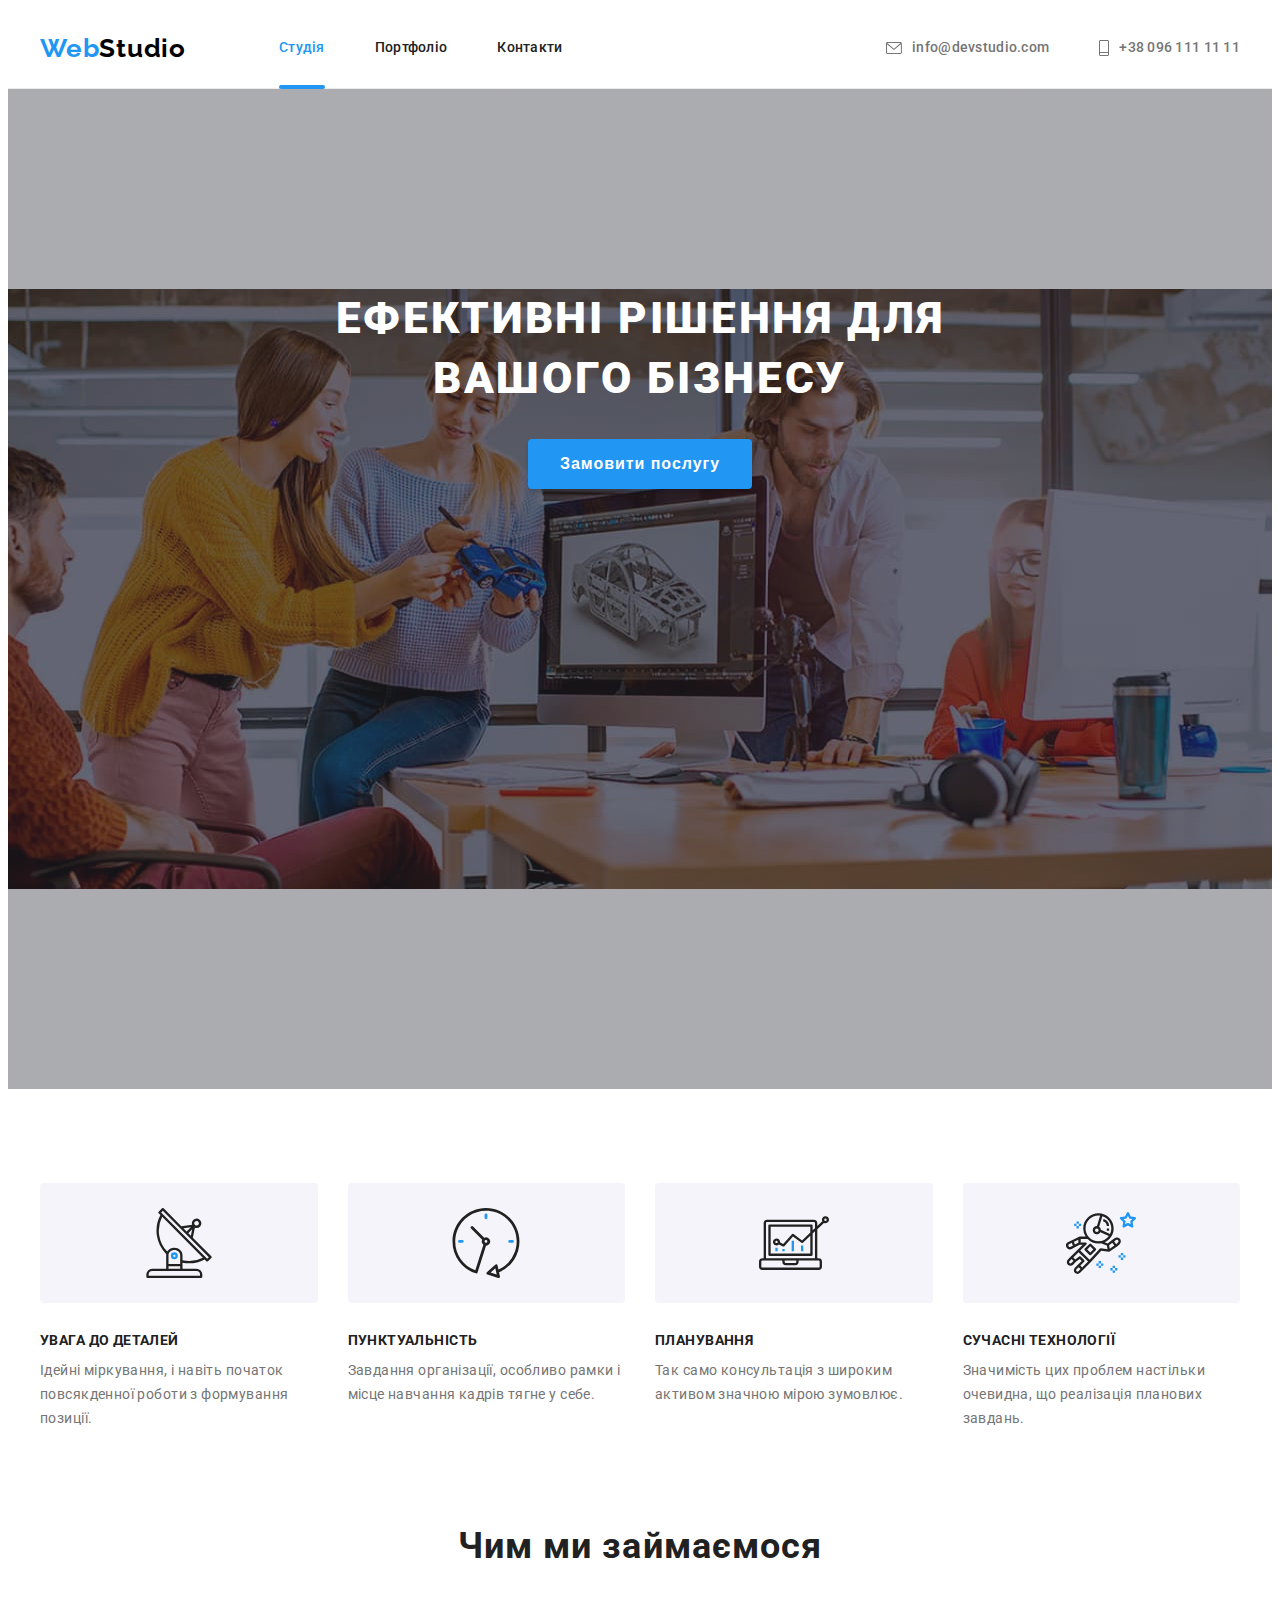
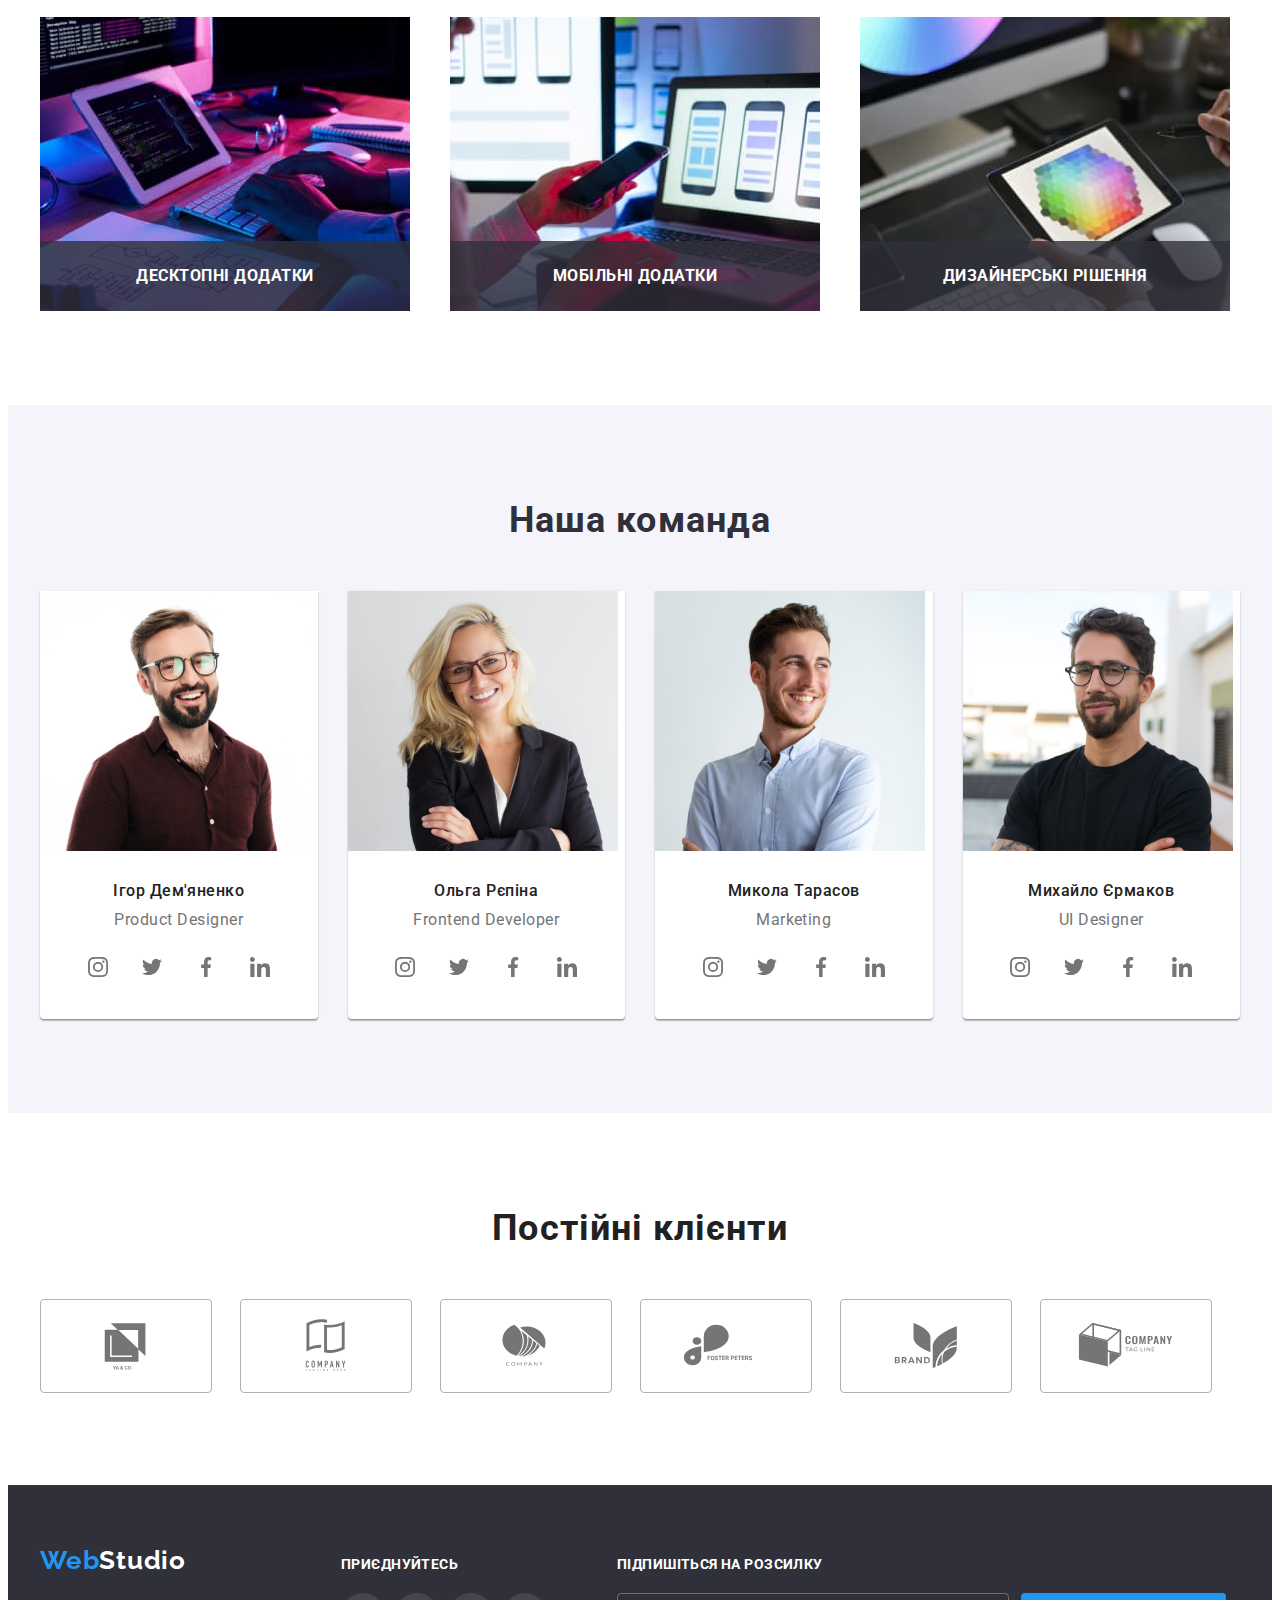
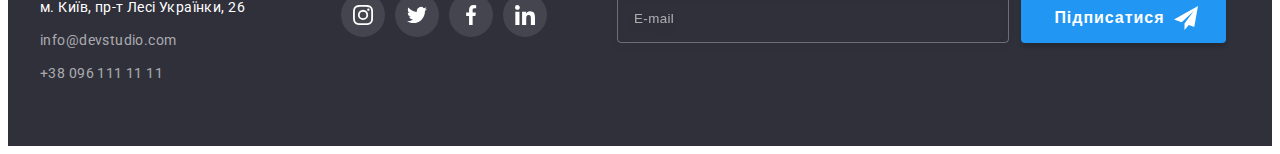
<file: index.html>
<!DOCTYPE html>
<html lang="uk">
  <head>
    <meta charset="UTF-8" />
    <meta http-equiv="X-UA-Compatible" content="IE=edge" />
    <meta name="viewport" content="width=device-width, initial-scale=1.0" />
    <title>WebStudio</title>
    <link rel="preconnect" href="https://fonts.googleapis.com" />
    <link rel="preconnect" href="https://fonts.gstatic.com" crossorigin />
    <link
      href="https://fonts.googleapis.com/css2?family=Raleway:wght@700&family=Roboto:wght@400;500;700;900&display=swap"
      rel="stylesheet"
    />
    <link
      rel="stylesheet"
      href="https://cdnjs.cloudflare.com/ajax/libs/modern-normalize/1.1.0/modern-normalize.min.css"
      integrity="sha512-wpPYUAdjBVSE4KJnH1VR1HeZfpl1ub8YT/NKx4PuQ5NmX2tKuGu6U/JRp5y+Y8XG2tV+wKQpNHVUX03MfMFn9Q=="
      crossorigin="anonymous"
      referrerpolicy="no-referrer"
    />
    <link rel="stylesheet" href="./css/main.min.css" />
  </head>
  <body>
    <header class="header">
      <div class="container header__container">
        <nav class="navigation">
          <a href="./index.html" class="logo header__logo"
            ><span class="logo__part">Web</span>Studio</a
          >
          <ul class="navigation__list">
            <li class="navigation__item">
              <a href="./index.html" class="navigation__link navigation__link--current">Студія</a>
            </li>
            <li class="navigation__item">
              <a href="./portfolio.html" class="navigation__link">Портфоліо</a>
            </li>
            <li class="navigation__item">
              <a href="#" class="navigation__link">Контакти</a>
            </li>
          </ul>
        </nav>
        <ul class="navigation__list navigation__list--contacts">
          <li class="navigation__item">
            <a href="mailto:info@devstudio.com" class="navigation__link navigation__link--contacts">
              <svg class="navigation__icon navigation__icon--envelope">
                <use href="./images/icons.svg#envelope"></use>
              </svg>
              info@devstudio.com</a
            >
          </li>
          <li class="navigation__item">
            <a href="tel:+380961111111" class="navigation__link navigation__link--contacts">
              <svg class="navigation__icon navigation__icon--mobile-phone">
                <use href="./images/icons.svg#mobile-phone"></use>
              </svg>
              +38 096 111 11 11</a
            >
          </li>
        </ul>
      </div>
    </header>
    <main>
      <section class="hero">
        <div class="container">
          <h1 class="hero__title">Ефективні рішення для вашого бізнесу</h1>
          <button type="button" class="button hero__button" data-modal-open>
            Замовити послугу
          </button>
        </div>
      </section>
      <section class="section benefits">
        <div class="container">
          <!-- Заголовок, який треба буде сховати -->
          <h2 class="visually-hidden">Характерні особливості студії</h2>
          <ul class="benefits__list">
            <li class="benefits__item">
              <div class="benefits__wrapper">
                <svg class="benefits__icon">
                  <use href="./images/icons.svg#antenna"></use>
                </svg>
              </div>
              <h3 class="title benefits__title">УВАГА ДО ДЕТАЛЕЙ</h3>
              <p class="benefits__text">
                Ідейні міркування, і навіть початок повсякденної роботи з формування позиції.
              </p>
            </li>
            <li class="benefits__item">
              <div class="benefits__wrapper">
                <svg class="benefits__icon">
                  <use href="./images/icons.svg#clock"></use>
                </svg>
              </div>
              <h3 class="title benefits__title">ПУНКТУАЛЬНІСТЬ</h3>
              <p class="benefits__text">
                Завдання організації, особливо рамки і місце навчання кадрів тягне у себе.
              </p>
            </li>
            <li class="benefits__item">
              <div class="benefits__wrapper">
                <svg class="benefits__icon">
                  <use href="./images/icons.svg#diagram"></use>
                </svg>
              </div>
              <h3 class="title benefits__title">ПЛАНУВАННЯ</h3>
              <p class="benefits__text">
                Так само консультація з широким активом значною мірою зумовлює.
              </p>
            </li>
            <li class="benefits__item">
              <div class="benefits__wrapper">
                <svg class="benefits__icon">
                  <use href="./images/icons.svg#astronaut"></use>
                </svg>
              </div>
              <h3 class="title benefits__title">СУЧАСНІ ТЕХНОЛОГІЇ</h3>
              <p class="benefits__text">
                Значимість цих проблем настільки очевидна, що реалізація планових завдань.
              </p>
            </li>
          </ul>
        </div>
      </section>
      <section class="section activities">
        <div class="container">
          <h2 class="title activities__title">Чим ми займаємося</h2>
          <ul class="activities__list">
            <li class="activities__item">
              <img
                src="./images/typing.jpg"
                alt="Програмування"
                width="370"
                height="294"
                class="activities__image"
              />
              <div class="activities__background">
                <p class="activities__text">Десктопні додатки</p>
              </div>
            </li>
            <li class="activities__item">
              <img
                src="./images/phone.jpg"
                alt="Створення макету"
                width="370"
                height="294"
                class="activities__image"
              />
              <div class="activities__background">
                <p class="activities__text">Мобільні додатки</p>
              </div>
            </li>
            <li class="activities__item">
              <img
                src="./images/tablet.jpg"
                alt="Оформлення дизайну"
                width="370"
                height="294"
                class="activities__image"
              />
              <div class="activities__background">
                <p class="activities__text">Дизайнерські рішення</p>
              </div>
            </li>
          </ul>
        </div>
      </section>
      <section class="section team">
        <div class="container">
          <h2 class="team__main-title">Наша команда</h2>
          <ul class="team__list">
            <li class="team__item">
              <img
                src="./images/ihor-demianenko.jpg"
                alt="Ігор Дем'яненко"
                width="270"
                height="260"
                class="team__image"
              />
              <div class="team__wrapper">
                <h3 class="title team__title">Ігор Дем'яненко</h3>
                <p lang="en" class="team__text">Product Designer</p>
                <ul class="social-networks">
                  <li class="social-networks__item">
                    <a href="#" class="social-networks__link">
                      <svg class="social-networks__icon">
                        <use href="./images/icons.svg#instagram"></use>
                      </svg>
                    </a>
                  </li>
                  <li class="social-networks__item">
                    <a href="#" class="social-networks__link">
                      <svg class="social-networks__icon">
                        <use href="./images/icons.svg#twitter"></use>
                      </svg>
                    </a>
                  </li>
                  <li class="social-networks__item">
                    <a href="#" class="social-networks__link">
                      <svg class="social-networks__icon">
                        <use href="./images/icons.svg#facebook"></use>
                      </svg>
                    </a>
                  </li>
                  <li class="social-networks__item">
                    <a href="#" class="social-networks__link">
                      <svg class="social-networks__icon">
                        <use href="./images/icons.svg#linkedin"></use>
                      </svg>
                    </a>
                  </li>
                </ul>
              </div>
            </li>
            <li class="team__item">
              <img
                src="./images/olha-riepina.jpg"
                alt="Ольга Рєпіна"
                width="270"
                height="260"
                class="team__image"
              />
              <div class="team__wrapper">
                <h3 class="title team__title">Ольга Рєпіна</h3>
                <p lang="en" class="team__text">Frontend Developer</p>
                <ul class="social-networks">
                  <li class="social-networks__item">
                    <a href="#" class="social-networks__link">
                      <svg class="social-networks__icon">
                        <use href="./images/icons.svg#instagram"></use>
                      </svg>
                    </a>
                  </li>
                  <li class="social-networks__item">
                    <a href="#" class="social-networks__link">
                      <svg class="social-networks__icon">
                        <use href="./images/icons.svg#twitter"></use>
                      </svg>
                    </a>
                  </li>
                  <li class="social-networks__item">
                    <a href="#" class="social-networks__link">
                      <svg class="social-networks__icon">
                        <use href="./images/icons.svg#facebook"></use>
                      </svg>
                    </a>
                  </li>
                  <li class="social-networks__item">
                    <a href="#" class="social-networks__link">
                      <svg class="social-networks__icon">
                        <use href="./images/icons.svg#linkedin"></use>
                      </svg>
                    </a>
                  </li>
                </ul>
              </div>
            </li>
            <li class="team__item">
              <img
                src="./images/mykola-tarasov.jpg"
                alt="Микола Тарасов"
                width="270"
                height="260"
                class="team__image"
              />
              <div class="team__wrapper">
                <h3 class="title team__title">Микола Тарасов</h3>
                <p lang="en" class="team__text">Marketing</p>
                <ul class="social-networks">
                  <li class="social-networks__item">
                    <a href="#" class="social-networks__link">
                      <svg class="social-networks__icon">
                        <use href="./images/icons.svg#instagram"></use>
                      </svg>
                    </a>
                  </li>
                  <li class="social-networks__item">
                    <a href="#" class="social-networks__link">
                      <svg class="social-networks__icon">
                        <use href="./images/icons.svg#twitter"></use>
                      </svg>
                    </a>
                  </li>
                  <li class="social-networks__item">
                    <a href="#" class="social-networks__link">
                      <svg class="social-networks__icon">
                        <use href="./images/icons.svg#facebook"></use>
                      </svg>
                    </a>
                  </li>
                  <li class="social-networks__item">
                    <a href="#" class="social-networks__link">
                      <svg class="social-networks__icon">
                        <use href="./images/icons.svg#linkedin"></use>
                      </svg>
                    </a>
                  </li>
                </ul>
              </div>
            </li>
            <li class="team__item">
              <img
                src="./images/mykhailo-yermakov.jpg"
                alt="Михайло Єрмаков"
                width="270"
                height="260"
                class="team__image"
              />
              <div class="team__wrapper">
                <h3 class="title team__title">Михайло Єрмаков</h3>
                <p lang="en" class="team__text">UI Designer</p>
                <ul class="social-networks">
                  <li class="social-networks__item">
                    <a href="#" class="social-networks__link">
                      <svg class="social-networks__icon">
                        <use href="./images/icons.svg#instagram"></use>
                      </svg>
                    </a>
                  </li>
                  <li class="social-networks__item">
                    <a href="#" class="social-networks__link">
                      <svg class="social-networks__icon">
                        <use href="./images/icons.svg#twitter"></use>
                      </svg>
                    </a>
                  </li>
                  <li class="social-networks__item">
                    <a href="#" class="social-networks__link">
                      <svg class="social-networks__icon">
                        <use href="./images/icons.svg#facebook"></use>
                      </svg>
                    </a>
                  </li>
                  <li class="social-networks__item">
                    <a href="#" class="social-networks__link">
                      <svg class="social-networks__icon">
                        <use href="./images/icons.svg#linkedin"></use>
                      </svg>
                    </a>
                  </li>
                </ul>
              </div>
            </li>
          </ul>
        </div>
      </section>
      <section class="section partners">
        <div class="container">
          <h2 class="title partners__title">Постійні клієнти</h2>
          <ul class="partners__list">
            <li class="partners__item">
              <a href="#" class="partners__link">
                <svg class="partners__icon">
                  <use href="./images/icons.svg#ya-and-co"></use>
                </svg>
              </a>
            </li>
            <li class="partners__item">
              <a href="#" class="partners__link">
                <svg class="partners__icon">
                  <use href="./images/icons.svg#tag-line-here"></use>
                </svg>
              </a>
            </li>
            <li class="partners__item">
              <a href="#" class="partners__link">
                <svg class="partners__icon">
                  <use href="./images/icons.svg#company-company"></use>
                </svg>
              </a>
            </li>
            <li class="partners__item">
              <a href="#" class="partners__link">
                <svg class="partners__icon">
                  <use href="./images/icons.svg#foster-peters"></use>
                </svg>
              </a>
            </li>
            <li class="partners__item">
              <a href="#" class="partners__link">
                <svg class="partners__icon">
                  <use href="./images/icons.svg#company-brand"></use>
                </svg>
              </a>
            </li>
            <li class="partners__item">
              <a href="#" class="partners__link">
                <svg class="partners__icon">
                  <use href="./images/icons.svg#company-tag-line"></use>
                </svg>
              </a>
            </li>
          </ul>
        </div>
      </section>
    </main>
    <footer class="footer">
      <div class="container footer__container">
        <div class="footer__logo-and-address-wrapper">
          <a href="./index.html" class="logo logo--footer"
            ><span class="logo__part">Web</span>Studio</a
          >
          <address class="address">
            <p class="address__location">м. Київ, пр-т Лесі Українки, 26</p>
            <ul class="address__list">
              <li class="address__item">
                <a href="mailto:info@devstudio.com" class="address__link">info@devstudio.com</a>
              </li>
              <li class="address__item">
                <a href="tel:+380961111111" class="address__link">+38 096 111 11 11</a>
              </li>
            </ul>
          </address>
        </div>
        <div class="footer__wrapper">
          <p class="footer__text">Приєднуйтесь</p>
          <ul class="social-networks">
            <li class="social-networks__item">
              <a href="#" class="social-networks__link social-networks__link--dark-theme">
                <svg class="social-networks__icon">
                  <use href="./images/icons.svg#instagram"></use>
                </svg>
              </a>
            </li>
            <li class="social-networks__item">
              <a href="#" class="social-networks__link social-networks__link--dark-theme">
                <svg class="social-networks__icon">
                  <use href="./images/icons.svg#twitter"></use>
                </svg>
              </a>
            </li>
            <li class="social-networks__item">
              <a href="#" class="social-networks__link social-networks__link--dark-theme">
                <svg class="social-networks__icon">
                  <use href="./images/icons.svg#facebook"></use>
                </svg>
              </a>
            </li>
            <li class="social-networks__item">
              <a href="#" class="social-networks__link social-networks__link--dark-theme">
                <svg class="social-networks__icon">
                  <use href="./images/icons.svg#linkedin"></use>
                </svg>
              </a>
            </li>
          </ul>
        </div>
        <div class="footer__wrapper">
          <form class="subscription">
            <p class="footer__text">Підпишіться на розсилку</p>
            <label for="subscribe-input" class="subscription__label"></label>
            <div class="subscription__wrapper">
              <input
                type="email"
                name="subscribe-to-mailing"
                id="subscribe-input"
                placeholder="E-mail"
                class="subscription__input"
              />
              <button type="submit" class="button subscription__button">
                &nbspПідписатися
                <svg class="button__icon">
                  <use href="./images/icons.svg#send"></use>
                </svg>
              </button>
            </div>
          </form>
        </div>
      </div>
    </footer>
    <div class="backdrop is-hidden" data-modal>
      <div class="modal">
        <h2 class="title modal__title">Залиште свої дані, ми вам передзвонимо</h2>
        <form class="form">
          <ul class="form__list">
            <li class="form__item">
              <label for="modal-name" class="form__label">Ім'я</label>
              <div class="form__wrapper">
                <input type="text" name="modal-name" id="modal-name" class="form__input" />
                <svg class="form__icon">
                  <use href="./images/icons.svg#person"></use>
                </svg>
              </div>
            </li>
            <li class="form__item">
              <label for="modal-phone" class="form___label">Телефон</label>
              <div class="form__wrapper">
                <input type="tel" name="modal-phone" id="modal-phone" class="form__input" />
                <svg class="form__icon">
                  <use href="./images/icons.svg#phone-modal"></use>
                </svg>
              </div>
            </li>
            <li class="form__item">
              <label for="modal-email" class="form___label">Пошта</label>
              <div class="form__wrapper">
                <input type="email" name="modal-email" id="modal-email" class="form__input" />
                <svg class="form__icon">
                  <use href="./images/icons.svg#email-modal"></use>
                </svg>
              </div>
            </li>
          </ul>
          <label for="modal-comment" class="form__label">Коментар</label>
          <textarea
            name="modal-comment"
            id="modal-comment"
            class="comment"
            placeholder="Введіть текст"
          ></textarea>
          <label class="checkbox__label">
            <input type="checkbox" name="modal-checkbox" class="checkbox visually-hidden" />
            <span class="checkbox__frame"
              ><svg class="checkbox__icon">
                <use href="./images/icons.svg#check"></use></svg
            ></span>
            <span class="checkbox__text">
              Погоджуюся з розсилкою та приймаю
              <a href="#" class="checkbox__link">Умови договору</a>
            </span></label
          >
          <button type="submit" class="button form__button">Відправити</button>
        </form>
        <button type="button" class="modal__button" data-modal-close>
          <svg class="modal__close-icon">
            <use href="./images/icons.svg#close-the-window"></use>
          </svg>
        </button>
      </div>
    </div>
    <script src="./js/modal.js"></script>
  </body>
</html>
</file>
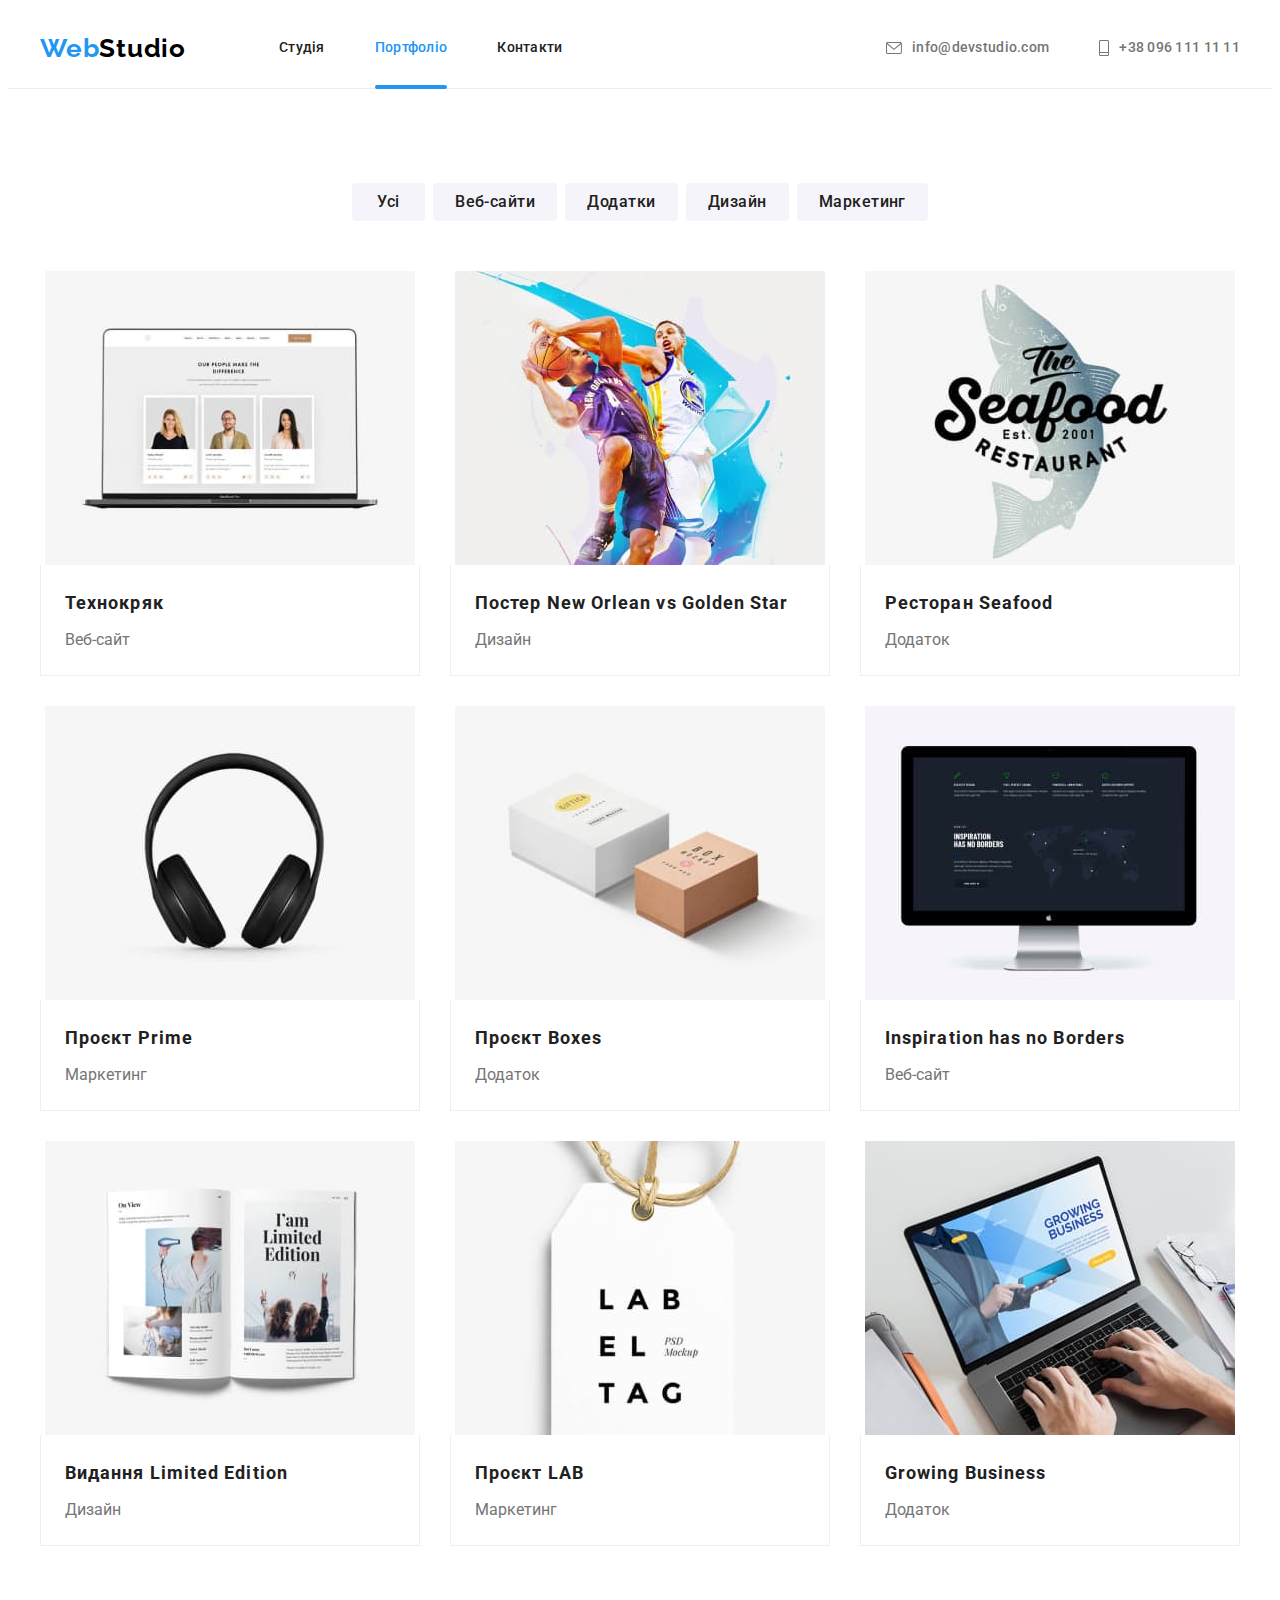
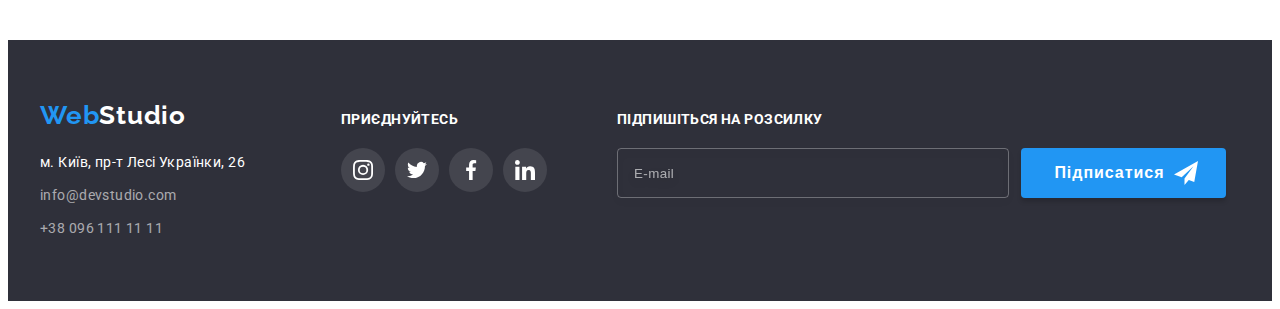
<file: portfolio.html>
<!DOCTYPE html>
<html lang="uk">
  <head>
    <meta charset="UTF-8" />
    <meta http-equiv="X-UA-Compatible" content="IE=edge" />
    <meta name="viewport" content="width=device-width, initial-scale=1.0" />
    <title>Portfolio</title>
    <link rel="preconnect" href="https://fonts.googleapis.com" />
    <link rel="preconnect" href="https://fonts.gstatic.com" crossorigin />
    <link
      href="https://fonts.googleapis.com/css2?family=Raleway:wght@700&family=Roboto:wght@400;500;700;900&display=swap"
      rel="stylesheet"
    />
    <link
      rel="stylesheet"
      href="https://cdnjs.cloudflare.com/ajax/libs/modern-normalize/1.1.0/modern-normalize.min.css"
      integrity="sha512-wpPYUAdjBVSE4KJnH1VR1HeZfpl1ub8YT/NKx4PuQ5NmX2tKuGu6U/JRp5y+Y8XG2tV+wKQpNHVUX03MfMFn9Q=="
      crossorigin="anonymous"
      referrerpolicy="no-referrer"
    />
    <link rel="stylesheet" href="./css/main.min.css" />
  </head>
  <body>
    <header class="header">
      <div class="container header__container">
        <nav class="navigation">
          <a href="./index.html" class="logo header__logo"
            ><span class="logo__part">Web</span>Studio</a
          >
          <ul class="navigation__list">
            <li class="navigation__item">
              <a href="./index.html" class="navigation__link">Студія</a>
            </li>
            <li class="navigation__item">
              <a href="./portfolio.html" class="navigation__link navigation__link--current"
                >Портфоліо</a
              >
            </li>
            <li class="navigation__item">
              <a href="#" class="navigation__link">Контакти</a>
            </li>
          </ul>
        </nav>
        <ul class="navigation__list navigation__list--contacts">
          <li class="navigation__item">
            <a href="mailto:info@devstudio.com" class="navigation__link navigation__link--contacts">
              <svg class="navigation__icon navigation__icon--envelope">
                <use href="./images/icons.svg#envelope"></use>
              </svg>
              info@devstudio.com</a
            >
          </li>
          <li class="navigation__item">
            <a href="tel:+380961111111" class="navigation__link navigation__link--contacts">
              <svg class="navigation__icon navigation__icon--mobile-phone">
                <use href="./images/icons.svg#mobile-phone"></use>
              </svg>
              +38 096 111 11 11</a
            >
          </li>
        </ul>
      </div>
    </header>
    <main>
      <section class="section samples">
        <div class="container">
          <!-- Цей заголовок приховаємо -->
          <h1 class="visually-hidden">Приклади наших робіт</h1>
          <ul class="filter">
            <li class="filter__item">
              <button type="button" class="filter__button">Усі</button>
            </li>
            <li class="filter__item">
              <button type="button" class="filter__button">Веб-сайти</button>
            </li>
            <li class="filter__item">
              <button type="button" class="filter__button">Додатки</button>
            </li>
            <li class="filter__item">
              <button type="button" class="filter__button">Дизайн</button>
            </li>
            <li class="filter__item">
              <button type="button" class="filter__button">Маркетинг</button>
            </li>
          </ul>
          <ul class="samples">
            <li class="samples__item">
              <a href="#" class="samples__link">
                <div class="samples__wrapper">
                  <img
                    src="./images/technokriak.jpg"
                    alt="Веб-сайт"
                    width="370"
                    height="294"
                    class="samples__image"
                  />
                  <div class="overlay">
                    <p class="overlay__text">
                      Ресурс пропонує комплексні пропозиції з різним рівнем функціоналу та сервісів.
                      Все це дозволить відвідувачу отримати вичерпні відомості про компанію чи
                      приватну особу.
                    </p>
                  </div>
                </div>
                <div class="samples__text-wrapper">
                  <h2 class="title samples__title">Технокряк</h2>
                  <p class="samples__text">Веб-сайт</p>
                </div></a
              >
            </li>
            <li class="samples__item">
              <a href="#" class="samples__link">
                <div class="samples__wrapper">
                  <img
                    src="./images/poster.jpg"
                    alt="Постер з баскетболістами"
                    width="370"
                    height="294"
                    class="samples__image"
                  />
                  <div class="overlay">
                    <p class="overlay__text">
                      Ресурс пропонує комплексні пропозиції з різним рівнем функціоналу та сервісів.
                      Все це дозволить відвідувачу отримати вичерпні відомості про компанію чи
                      приватну особу.
                    </p>
                  </div>
                </div>
                <div class="samples__text-wrapper">
                  <h2 class="title samples__title">
                    Постер <span lang="en">New Orlean vs Golden Star</span>
                  </h2>
                  <p class="samples__text">Дизайн</p>
                </div>
              </a>
            </li>
            <li class="samples__item">
              <a href="#" class="samples__link">
                <div class="samples__wrapper">
                  <img
                    src="./images/restaurant.jpg"
                    alt="Логотип ресторану"
                    width="370"
                    height="294"
                    class="samples__image"
                  />
                  <div class="overlay">
                    <p class="overlay__text">
                      Ресурс пропонує комплексні пропозиції з різним рівнем функціоналу та сервісів.
                      Все це дозволить відвідувачу отримати вичерпні відомості про компанію чи
                      приватну особу.
                    </p>
                  </div>
                </div>
                <div class="samples__text-wrapper">
                  <h2 class="title samples__title">Ресторан <span lang="en">Seafood</span></h2>
                  <p class="samples__text">Додаток</p>
                </div>
              </a>
            </li>
            <li class="samples__item">
              <a href="#" class="samples__link">
                <div class="samples__wrapper">
                  <img
                    src="./images/headphones.jpg"
                    alt="Навушники"
                    width="370"
                    height="294"
                    class="samples__image"
                  />
                  <div class="overlay">
                    <p class="overlay__text">
                      Ресурс пропонує комплексні пропозиції з різним рівнем функціоналу та сервісів.
                      Все це дозволить відвідувачу отримати вичерпні відомості про компанію чи
                      приватну особу.
                    </p>
                  </div>
                </div>
                <div class="samples__text-wrapper">
                  <h2 class="title samples__title">Проєкт <span lang="en">Prime</span></h2>
                  <p class="samples__text">Маркетинг</p>
                </div>
              </a>
            </li>
            <li class="samples__item">
              <a href="#" class="samples__link">
                <div class="samples__wrapper">
                  <img
                    src="./images/boxes.jpg"
                    alt="Коробки"
                    width="370"
                    height="294"
                    class="samples__image"
                  />
                  <div class="overlay">
                    <p class="overlay__text">
                      Ресурс пропонує комплексні пропозиції з різним рівнем функціоналу та сервісів.
                      Все це дозволить відвідувачу отримати вичерпні відомості про компанію чи
                      приватну особу.
                    </p>
                  </div>
                </div>
                <div class="samples__text-wrapper">
                  <h2 class="title samples__title">Проєкт <span lang="en">Boxes</span></h2>
                  <p class="samples__text">Додаток</p>
                </div>
              </a>
            </li>
            <li class="samples__item">
              <a href="#" class="samples__link">
                <div class="samples__wrapper">
                  <img
                    src="./images/inspiration-has-no-borders.jpg"
                    alt="Веб сайт"
                    width="370"
                    height="294"
                    class="samples__image"
                  />
                  <div class="overlay">
                    <p class="overlay__text">
                      Ресурс пропонує комплексні пропозиції з різним рівнем функціоналу та сервісів.
                      Все це дозволить відвідувачу отримати вичерпні відомості про компанію чи
                      приватну особу.
                    </p>
                  </div>
                </div>
                <div class="samples__text-wrapper">
                  <h2 class="title samples__title" lang="en">Inspiration has no Borders</h2>
                  <p class="text samples__text">Веб-сайт</p>
                </div>
              </a>
            </li>
            <li class="samples__item">
              <a href="#" class="samples__link">
                <div class="samples__wrapper">
                  <img
                    src="./images/publication.jpg"
                    alt="Видання"
                    width="370"
                    height="294"
                    class="samples__image"
                  />
                  <div class="overlay">
                    <p class="overlay__text">
                      Ресурс пропонує комплексні пропозиції з різним рівнем функціоналу та сервісів.
                      Все це дозволить відвідувачу отримати вичерпні відомості про компанію чи
                      приватну особу.
                    </p>
                  </div>
                </div>
                <div class="samples__text-wrapper">
                  <h2 class="title samples__title">
                    Видання <span lang="en">Limited Edition</span>
                  </h2>
                  <p class="samples__text">Дизайн</p>
                </div>
              </a>
            </li>
            <li class="samples__item">
              <a href="#" class="samples__link">
                <div class="samples__wrapper">
                  <img
                    src="./images/project.jpg"
                    alt="Етикетка"
                    width="370"
                    height="294"
                    class="samples__image"
                  />
                  <div class="overlay">
                    <p class="overlay__text">
                      Ресурс пропонує комплексні пропозиції з різним рівнем функціоналу та сервісів.
                      Все це дозволить відвідувачу отримати вичерпні відомості про компанію чи
                      приватну особу.
                    </p>
                  </div>
                </div>
                <div class="samples__text-wrapper">
                  <h2 class="title samples__title">Проєкт <span lang="en">LAB</span></h2>
                  <p class="samples__text">Маркетинг</p>
                </div>
              </a>
            </li>
            <li class="samples__item">
              <a href="#" class="samples__link">
                <div class="samples__wrapper">
                  <img
                    src="./images/growing-business.jpg"
                    alt="Додаток"
                    width="370"
                    height="294"
                    class="samples__image"
                  />
                  <div class="overlay">
                    <p class="overlay__text">
                      Ресурс пропонує комплексні пропозиції з різним рівнем функціоналу та сервісів.
                      Все це дозволить відвідувачу отримати вичерпні відомості про компанію чи
                      приватну особу.
                    </p>
                  </div>
                </div>
                <div class="samples__text-wrapper">
                  <h2 class="title samples__title" lang="en">Growing Business</h2>
                  <p class="samples__text">Додаток</p>
                </div>
              </a>
            </li>
          </ul>
        </div>
      </section>
    </main>
    <footer class="footer">
      <div class="container footer__container">
        <div class="footer__logo-and-address-wrapper">
          <a href="./index.html" class="logo logo--footer"
            ><span class="logo__part">Web</span>Studio</a
          >
          <address class="address">
            <p class="address__location">м. Київ, пр-т Лесі Українки, 26</p>
            <ul class="address__list">
              <li class="address__item">
                <a href="mailto:info@devstudio.com" class="address__link">info@devstudio.com</a>
              </li>
              <li class="address__item">
                <a href="tel:+380961111111" class="address__link">+38 096 111 11 11</a>
              </li>
            </ul>
          </address>
        </div>
        <div class="footer__wrapper">
          <p class="footer__text">Приєднуйтесь</p>
          <ul class="social-networks">
            <li class="social-networks__item">
              <a href="#" class="social-networks__link social-networks__link--dark-theme">
                <svg class="social-networks__icon">
                  <use href="./images/icons.svg#instagram"></use>
                </svg>
              </a>
            </li>
            <li class="social-networks__item">
              <a href="#" class="social-networks__link social-networks__link--dark-theme">
                <svg class="social-networks__icon">
                  <use href="./images/icons.svg#twitter"></use>
                </svg>
              </a>
            </li>
            <li class="social-networks__item">
              <a href="#" class="social-networks__link social-networks__link--dark-theme">
                <svg class="social-networks__icon">
                  <use href="./images/icons.svg#facebook"></use>
                </svg>
              </a>
            </li>
            <li class="social-networks__item">
              <a href="#" class="social-networks__link social-networks__link--dark-theme">
                <svg class="social-networks__icon">
                  <use href="./images/icons.svg#linkedin"></use>
                </svg>
              </a>
            </li>
          </ul>
        </div>
        <div class="footer__wrapper">
          <form class="subscription">
            <p class="footer__text">Підпишіться на розсилку</p>
            <label for="subscribe-input" class="subscription__label"></label>
            <div class="subscription__wrapper">
              <input
                type="email"
                name="subscribe-to-mailing"
                id="subscribe-input"
                placeholder="E-mail"
                class="subscription__input"
              />
              <button type="submit" class="button subscription__button">
                &nbspПідписатися
                <svg class="button__icon">
                  <use href="./images/icons.svg#send"></use>
                </svg>
              </button>
            </div>
          </form>
        </div>
      </div>
    </footer>
    <script src="./js/modal.js"></script>
  </body>
</html>
</file>
<file: css/main.min.css>
ul,p,h1,h2,h3,h4,h5,h6,button{margin:0;padding:0}img,svg{display:block}ul{list-style:none}a{text-decoration:none}.visually-hidden{position:absolute;width:1px;height:1px;margin:-1px;padding:0;overflow:hidden;border:0;clip:rect(0 0 0 0)}body{background-color:#fff;color:#757575;font-family:"Roboto",sans-serif}.container{width:1200px;padding:0 15px;margin:0 auto}.section{padding-top:94px;padding-bottom:94px}.title{color:#212121;font-weight:700;text-align:center}.button{padding-top:10px;padding-bottom:10px;font-weight:700;font-size:16px;line-height:1.88;letter-spacing:.06em;border:none;border-radius:4px;box-shadow:0px 4px 4px rgba(0,0,0,.15);color:#fff;background-color:#2196f3;cursor:pointer;transition:background-color 250ms cubic-bezier(0.4, 0, 0.2, 1)}.button:hover,.button:focus{background-color:#188ce8}.logo{font-family:"Raleway",sans-serif;font-size:26px;font-weight:700;line-height:1.19;letter-spacing:.03em;text-decoration:none;color:#000}.logo--footer{display:block;margin-bottom:20px;color:#fff}.header__logo{margin-right:93px}.logo__part{color:#2196f3}.header{border-bottom:1px solid #ececec}.header__container{display:flex;align-items:center}.navigation{display:flex;align-items:center}.navigation__list{display:flex;-moz-column-gap:50px;column-gap:50px;font-weight:500;font-size:14px;line-height:1.14;letter-spacing:.02em}.navigation__list--contacts{margin-left:auto}.navigation__link{display:block;padding-top:32px;padding-bottom:32px;color:#212121;transition:color 250ms cubic-bezier(0.4, 0, 0.2, 1)}.navigation__link--current{position:relative;color:#2196f3}.navigation__link--current::after{position:absolute;bottom:-1px;left:0;content:"";display:block;width:100%;height:4px;border-radius:2px;background-color:#2196f3}.navigation__link--contacts{display:flex;align-items:center;color:#757575}.navigation__link:hover,.navigation__link:focus{color:#2196f3}.navigation__icon{margin-right:10px;fill:currentColor}.navigation__icon--envelope{width:16px;height:12px}.navigation__icon--mobile-phone{width:10px;height:16px}.hero{max-width:1600px;height:600px;margin-left:auto;margin-right:auto;background-image:linear-gradient(rgba(47, 48, 58, 0.4), rgba(47, 48, 58, 0.4)),url("../images/hero-bgi.jpg");background-repeat:no-repeat;background-position:center;text-align:center;padding-top:200px;padding-bottom:200px}.hero__title{width:696px;margin:auto;margin-bottom:30px;color:#fff;font-weight:900;font-size:44px;line-height:1.36;letter-spacing:.06em;text-transform:uppercase}.hero__button{padding-left:32px;padding-right:32px}.benefits{padding-bottom:0}.benefits__list{display:flex;-moz-column-gap:30px;column-gap:30px}.benefits__item{width:calc((100% - 90px)/4)}.benefits__title{margin-bottom:10px;font-size:14px;line-height:1.14;text-transform:uppercase;text-align:left;letter-spacing:.03em}.benefits__text{font-size:14px;line-height:1.71;letter-spacing:.03em}.benefits__wrapper{display:flex;align-items:center;justify-content:center;height:120px;margin-bottom:30px;border-radius:4px;background-color:#f5f4fa}.benefits__icon{height:70px;width:70px}.activities__list{display:flex;-moz-column-gap:30px;column-gap:30px}.activities__item{position:relative;width:calc((100% - 60px)/3)}.activities__title{margin-bottom:50px;font-size:36px;line-height:1.17;letter-spacing:.03em}.activities__background{display:flex;position:absolute;left:0;bottom:0;align-items:center;justify-content:center;width:370px;height:70px;background-color:rgba(47,48,58,.8)}.activities__text{font-weight:700;line-height:1.14;text-align:center;letter-spacing:.03em;text-transform:uppercase;color:#fff}.team{background-color:#f5f4fa}.team__list{display:flex;-moz-column-gap:30px;column-gap:30px}.team__main-title{margin-bottom:50px;color:#2f303a;font-weight:700;font-size:36px;line-height:1.17;text-align:center;letter-spacing:.03em}.team__wrapper{padding-top:30px;padding-bottom:30px}.team__title{margin-bottom:10px;font-weight:500;font-size:16px;line-height:1.19;letter-spacing:.03em}.team__text{margin-bottom:16px;line-height:1.19;text-align:center;letter-spacing:.03em}.team__item{width:calc((100% - 90px)/4);background-color:#fff;border-radius:0px 0px 4px 4px;box-shadow:0px 1px 3px rgba(0,0,0,.12),0px 1px 1px rgba(0,0,0,.14),0px 2px 1px rgba(0,0,0,.2)}.social-networks{display:flex;-moz-column-gap:10px;column-gap:10px;justify-content:center}.social-networks__item{width:44px;height:44px}.social-networks__link{display:flex;align-items:center;justify-content:center;height:100%;width:100%;border-radius:50%;color:#757575;transition:color 250ms cubic-bezier(0.4, 0, 0.2, 1),background-color 250ms cubic-bezier(0.4, 0, 0.2, 1)}.social-networks__link:hover,.social-networks__link:focus{color:#fff;background-color:#2196f3}.social-networks__link--dark-theme{background-color:rgba(255,255,255,.1);color:#fff}.social-networks__icon{height:20px;width:20px;fill:currentColor}.partners__title{margin-bottom:50px;font-size:36px;line-height:1.17;letter-spacing:.03em}.partners__list{display:flex;-moz-column-gap:30px;column-gap:30px}.partners__item{width:170px;height:92px}.partners__link{display:flex;align-items:center;justify-content:center;width:100%;height:100%;border:1px solid #afb1b8;border-radius:4px;color:var(--main-text-color);transition:border 250ms cubic-bezier(0.4, 0, 0.2, 1),color 250ms cubic-bezier(0.4, 0, 0.2, 1)}.partners__link:hover,.partners__link:focus{border:1px solid #2196f3;color:#2196f3}.partners__icon{width:106px;height:60px;fill:currentColor}.footer__container{display:flex;align-items:baseline;-moz-column-gap:70px;column-gap:70px}.footer{padding-top:60px;padding-bottom:60px;background-color:#2f303a}.address{width:231px;font-style:normal;font-size:14px;line-height:1.71;letter-spacing:.03em}.address__item{display:block}.address__item:not(:last-child){margin-bottom:9px}.address__location{margin-bottom:9px}.address__link{color:rgba(255,255,255,.6);transition:color 250ms cubic-bezier(0.4, 0, 0.2, 1)}.address__link:hover,.address__link:focus{color:#2196f3}.address__location{color:#fff}.footer__text{margin-bottom:20px;font-size:14px;font-weight:700;line-height:1.14;letter-spacing:.03em;text-transform:uppercase;color:#fff}.subscription__input{width:358px;padding:15px 16px;margin-right:12px;border:1px solid rgba(255,255,255,.3);filter:drop-shadow(0px 4px 4px rgba(0, 0, 0, 0.15));border-radius:4px;background-color:rgba(0,0,0,0);color:#fff;transition:border 250ms cubic-bezier(0.4, 0, 0.2, 1)}.subscription__input:focus-within{outline:none;border:1px solid #2196f3}.subscription__input::-moz-placeholder{line-height:1.25;letter-spacing:.03em;color:rgba(255,255,255,.6)}.subscription__input:-ms-input-placeholder{line-height:1.25;letter-spacing:.03em;color:rgba(255,255,255,.6)}.subscription__input::placeholder{line-height:1.25;letter-spacing:.03em;color:rgba(255,255,255,.6)}.subscription__wrapper{display:flex}.subscription__button{display:flex;align-items:center;justify-content:center;padding-left:28px;padding-right:28px}.button__icon{width:24px;height:24px;margin-left:10px}.checkbox__label{display:flex;align-items:center;justify-content:center;-moz-column-gap:8.38px;column-gap:8.38px;margin-bottom:30px;font-size:14px;line-height:1.71;letter-spacing:.03em}.checkbox__link{text-decoration:underline;position:relative;color:#2196f3}.checkbox__frame{display:flex;align-items:center;justify-content:center;width:16px;height:15px;border:2px solid #212121;border-radius:2px;cursor:pointer;background-color:rgba(0,0,0,0);transition:background-color 250ms cubic-bezier(0.4, 0, 0.2, 1),border 250ms cubic-bezier(0.4, 0, 0.2, 1)}.checkbox:checked+.checkbox__frame{background-color:#2196f3;border:none}.checkbox:focus+.checkbox__frame{border:2px solid #2196f3}.checkbox:checked:focus+.checkbox__frame{border:none;background-color:#188ce8}.checkbox__icon{width:16px;height:15px}.backdrop{position:fixed;top:0;left:0;width:100%;height:100%;opacity:1;visibility:visible;background-color:rgba(0,0,0,.2);transition:opacity 250ms cubic-bezier(0.4, 0, 0.2, 1),visibility 250ms cubic-bezier(0.4, 0, 0.2, 1)}.backdrop.is-hidden{opacity:0;visibility:hidden;pointer-events:none}.modal{position:absolute;top:50%;left:50%;width:528px;transform:translate(-50%, -50%) scale(1);padding:40px;transition:transform 250ms cubic-bezier(0.4, 0, 0.2, 1);border-radius:4px;box-shadow:0px 1px 3px rgba(0,0,0,.12),0px 1px 1px rgba(0,0,0,.14),0px 2px 1px rgba(0,0,0,.2);background-color:#fff}.backdrop.is-hidden .modal{transform:translate(-50%, -50%) scale(0.5)}.modal__title{margin-bottom:12px;font-size:20px;line-height:1.15;letter-spacing:.03em}.form__list{margin-bottom:10px}.form__item:not(:last-child){margin-bottom:10px}.form__label{display:block;margin-bottom:4px;font-size:12px;line-height:1.17;letter-spacing:.01em}.form__wrapper{position:relative}.form__input{width:100%;padding:11px 12px 11px 42px;font-size:14px;border:1px solid rgba(33,33,33,.2);border-radius:4px;transition:border 250ms cubic-bezier(0.4, 0, 0.2, 1)}.form__input:focus-within{outline:none;border:1px solid #2196f3}.form__input:focus-within+.form__icon{fill:#2196f3}.form__icon{position:absolute;top:50%;left:15px;transform:translateY(-50%);height:18px;width:18px}.comment{display:block;height:120px;width:100%;padding:12px 16px;margin-bottom:20px;resize:none;font-size:14px;border:1px solid rgba(33,33,33,.2);border-radius:4px;transition:border 250ms cubic-bezier(0.4, 0, 0.2, 1)}.comment:focus-within{outline:none;border:1px solid #2196f3}.comment::-moz-placeholder{font-size:12px;line-height:1.17;letter-spacing:.01em;color:rgba(117,117,117,.5)}.comment:-ms-input-placeholder{font-size:12px;line-height:1.17;letter-spacing:.01em;color:rgba(117,117,117,.5)}.comment::placeholder{font-size:12px;line-height:1.17;letter-spacing:.01em;color:rgba(117,117,117,.5)}.form__button{display:block;margin:0 auto;padding-left:52px;padding-right:52px}.modal__button{position:absolute;top:8px;right:8px;display:flex;align-items:center;justify-content:center;width:30px;height:30px;border-radius:50%;cursor:pointer;color:#000;border:1px solid rgba(0,0,0,.1);background-color:#fff;transition:color 250ms cubic-bezier(0.4, 0, 0.2, 1)}.modal__button:hover,.modal__button:focus{color:#2196f3}.modal__close-icon{width:18px;height:18px;fill:currentColor}.filter{display:flex;justify-content:center;margin-bottom:50px;-moz-column-gap:8px;column-gap:8px}.filter__button{padding:6px 22px;min-width:73px;background-color:#f5f4fa;color:#212121;border:none;border-radius:4px;font-family:inherit;font-weight:500;font-size:16px;line-height:1.63;text-align:center;letter-spacing:.03em;cursor:pointer;transition:background-color 250ms cubic-bezier(0.4, 0, 0.2, 1),box-shadow 250ms cubic-bezier(0.4, 0, 0.2, 1),color 250ms cubic-bezier(0.4, 0, 0.2, 1)}.filter__button:hover,.filter__button:focus{background-color:#2196f3;box-shadow:0px 3px 1px rgba(0,0,0,.1),0px 1px 2px rgba(0,0,0,.08),0px 2px 2px rgba(0,0,0,.12);color:#fff}.samples{display:flex;flex-wrap:wrap;-moz-column-gap:30px;column-gap:30px;row-gap:30px}.samples__item{width:calc((100% - 60px)/3);background-color:#fff}.samples__link{display:block;overflow:hidden;width:100%;height:100%;transition:box-shadow 250ms cubic-bezier(0.4, 0, 0.2, 1),transform 250ms cubic-bezier(0.4, 0, 0.2, 1)}.samples__link:hover,.samples__link:focus{box-shadow:0px 1px 1px rgba(0,0,0,.12),0px 4px 4px rgba(0,0,0,.06),1px 4px 6px rgba(0,0,0,.16)}.samples__title{margin-bottom:4px;font-size:18px;line-height:2;letter-spacing:.06em;text-align:left}.samples__text-wrapper{padding:20px 24px;border-right:1px solid #eee;border-left:1px solid #eee;border-bottom:1px solid #eee}.samples__image{margin-left:auto;margin-right:auto}.samples__text{line-height:1.88;color:#757575}.samples__wrapper{overflow:hidden;position:relative}.overlay{position:absolute;top:0;left:0;height:100%;width:100%;background-color:rgba(33,150,243,.9);transform:translateY(100%);transition:transform 250ms cubic-bezier(0.4, 0, 0.2, 1)}.samples__link:hover .overlay,.samples__link:focus .overlay{transform:translateY(0)}.overlay__text{padding:63px 24px;font-size:18px;line-height:1.56;letter-spacing:.03em;color:#fff}/*# sourceMappingURL=main.min.css.map */
</file>
